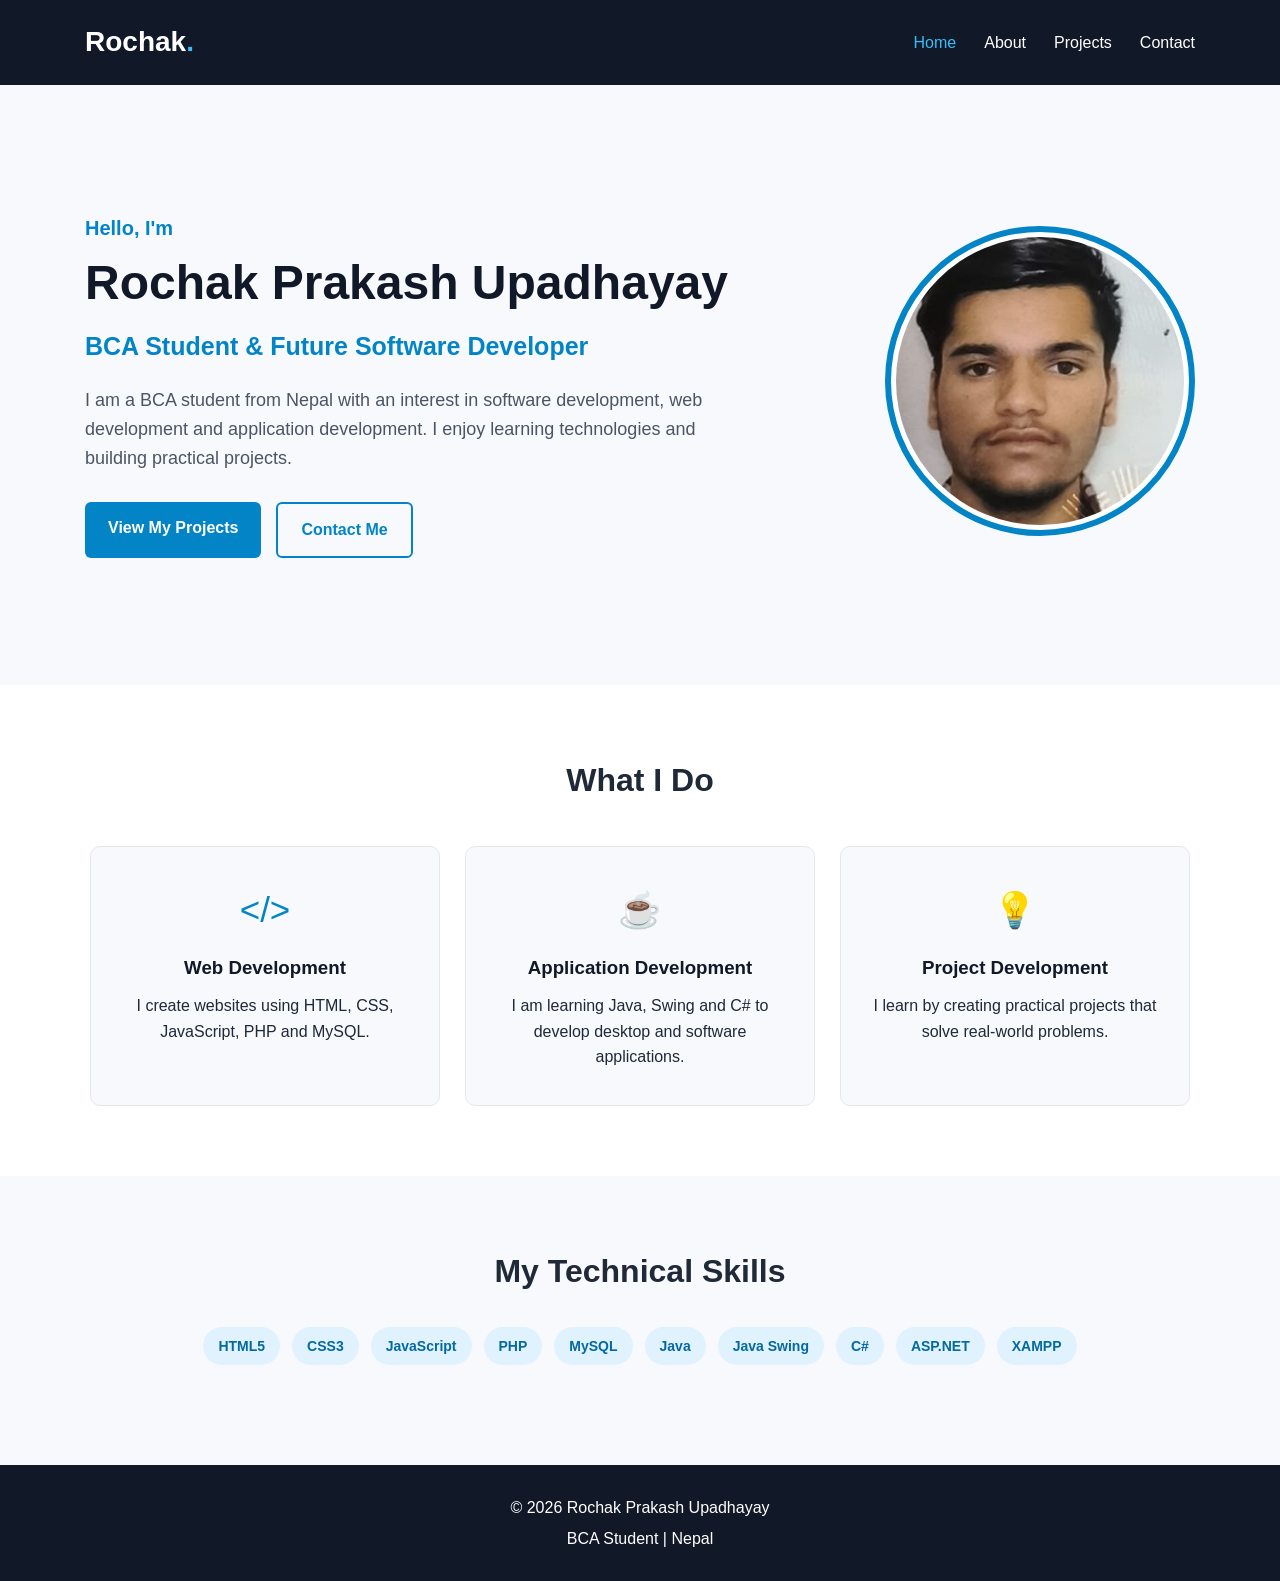
<file: index.html>
<!DOCTYPE html>
<html lang="en">
<head>
    <meta charset="UTF-8">
    <meta name="viewport" content="width=device-width, initial-scale=1.0">

    <title>Rochak Prakash Upadhayay | Portfolio</title>

    <link rel="stylesheet" href="css/style.css">
</head>

<body>

    <!-- ================= NAVBAR ================= -->

    <header class="header">

        <nav class="navbar">

            <div class="logo">
                Rochak<span>.</span>
            </div>

            <ul class="nav-links">

                <li>
                    <a href="index.html" class="active">Home</a>
                </li>

                <li>
                    <a href="about.html">About</a>
                </li>

                <li>
                    <a href="projects.html">Projects</a>
                </li>

                <li>
                    <a href="contact.html">Contact</a>
                </li>

            </ul>

        </nav>

    </header>


    <!-- ================= HERO ================= -->

    <main>

        <section class="hero">

            <div class="hero-content">

                <p class="welcome">
                    Hello, I'm
                </p>

                <h1>
                    Rochak Prakash Upadhayay
                </h1>

                <h2>
                    BCA Student & Future Software Developer
                </h2>

                <p class="hero-description">

                    I am a BCA student from Nepal with an interest
                    in software development, web development and
                    application development. I enjoy learning
                    technologies and building practical projects.

                </p>

                <div class="hero-buttons">

                    <a href="projects.html" class="btn">
                        View My Projects
                    </a>

                    <a href="contact.html" class="btn btn-outline">
                        Contact Me
                    </a>

                </div>

            </div>


            <div class="hero-image">

                <img
                    src="images/profile.jpg"
                    alt="Rochak Prakash Upadhayay"
                >

            </div>

        </section>


        <!-- ================= QUICK INTRO ================= -->

        <section class="quick-section">

            <h2>What I Do</h2>

            <div class="quick-container">

                <div class="quick-card">

                    <div class="icon">
                        &lt;/&gt;
                    </div>

                    <h3>Web Development</h3>

                    <p>
                        I create websites using HTML, CSS,
                        JavaScript, PHP and MySQL.
                    </p>

                </div>


                <div class="quick-card">

                    <div class="icon">
                        ☕
                    </div>

                    <h3>Application Development</h3>

                    <p>
                        I am learning Java, Swing and C# to
                        develop desktop and software applications.
                    </p>

                </div>


                <div class="quick-card">

                    <div class="icon">
                        💡
                    </div>

                    <h3>Project Development</h3>

                    <p>
                        I learn by creating practical projects
                        that solve real-world problems.
                    </p>

                </div>

            </div>

        </section>


        <!-- ================= SKILLS ================= -->

        <section class="skills-section">

            <h2>My Technical Skills</h2>

            <div class="skills">

                <span>HTML5</span>
                <span>CSS3</span>
                <span>JavaScript</span>
                <span>PHP</span>
                <span>MySQL</span>
                <span>Java</span>
                <span>Java Swing</span>
                <span>C#</span>
                <span>ASP.NET</span>
                <span>XAMPP</span>

            </div>

        </section>

    </main>


    <!-- ================= FOOTER ================= -->

    <footer>

        <p>
            © 2026 Rochak Prakash Upadhayay
        </p>

        <p>
            BCA Student | Nepal
        </p>

    </footer>


    <script src="js/script.js"></script>

</body>
</html>
</file>
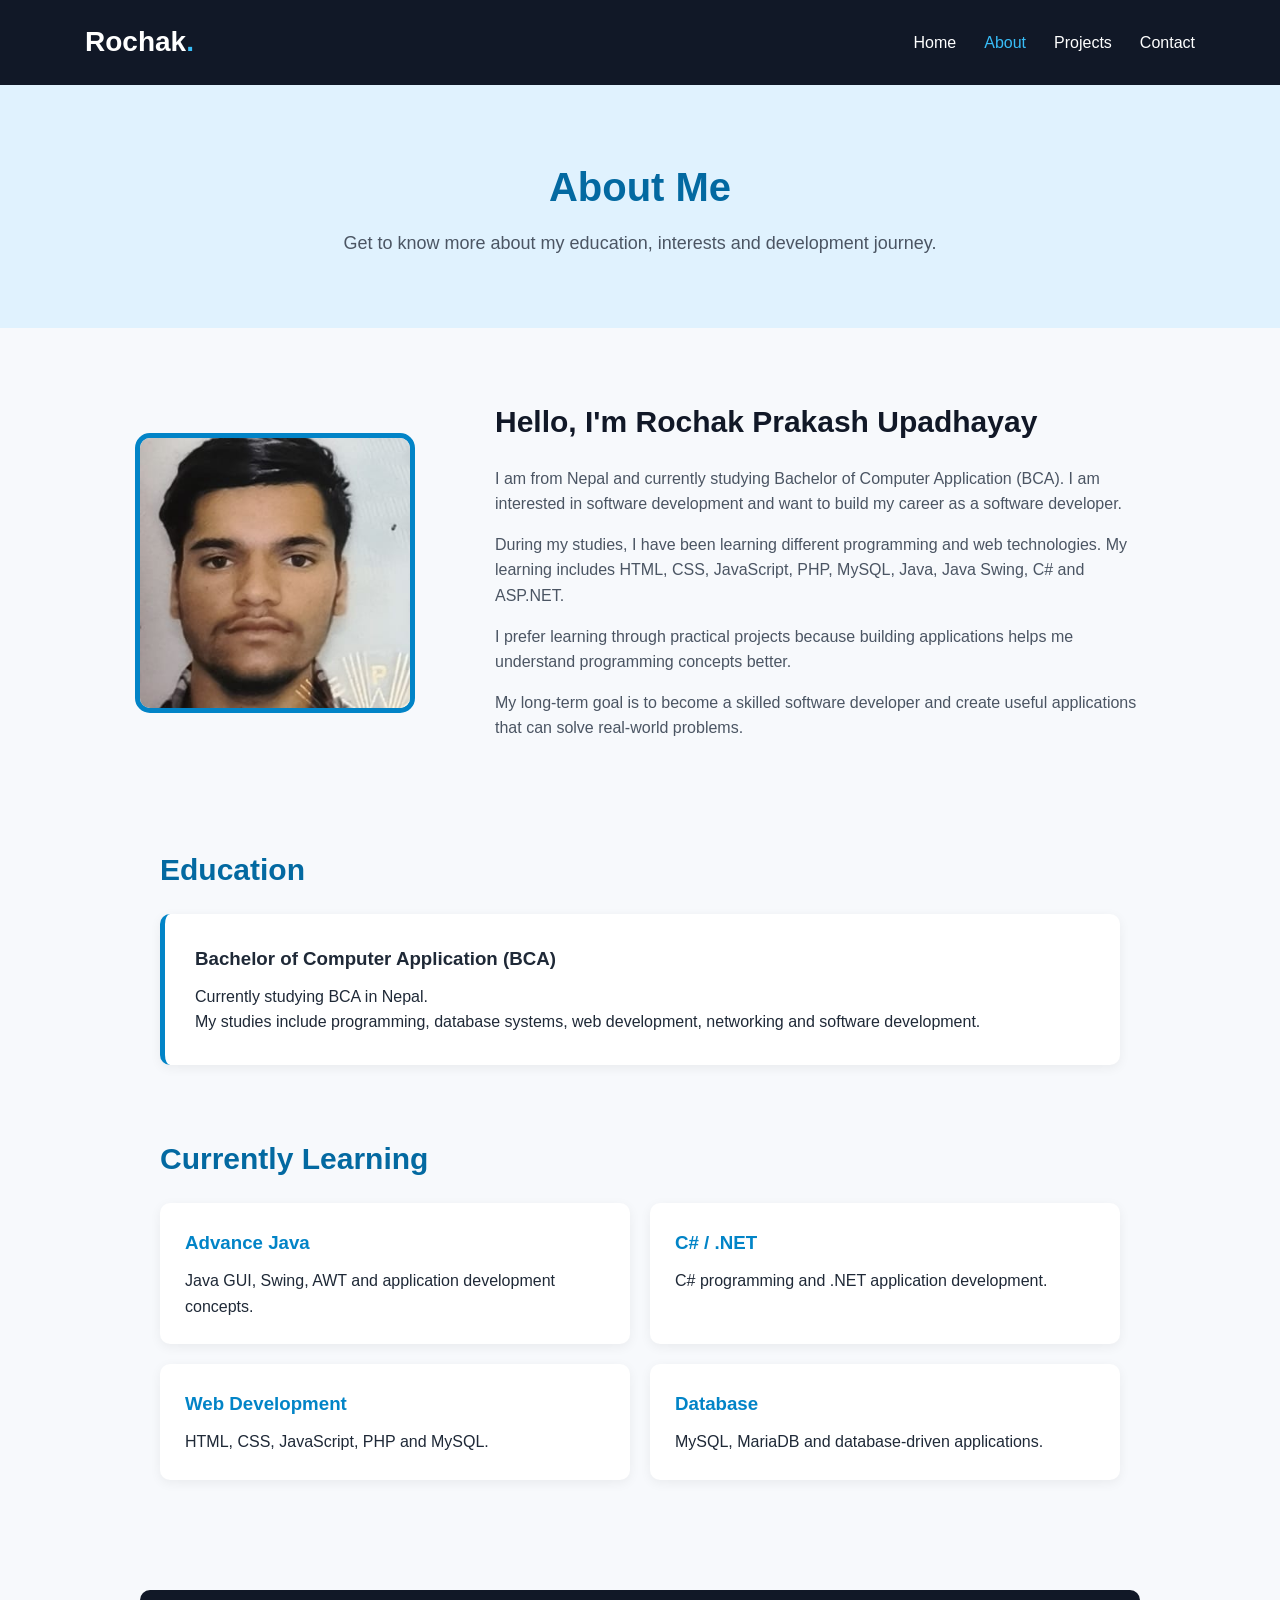
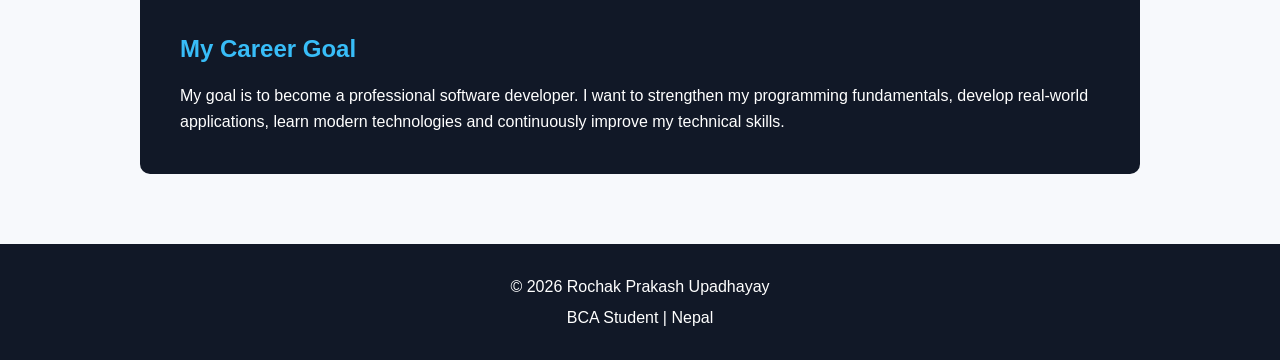
<file: about.html>
<!DOCTYPE html>
<html lang="en">

<head>

    <meta charset="UTF-8">

    <meta name="viewport"
          content="width=device-width, initial-scale=1.0">

    <title>About Me | Rochak Prakash Upadhayay</title>

    <link rel="stylesheet" href="css/style.css">

</head>

<body>


    <!-- ================= NAVBAR ================= -->

    <header class="header">

        <nav class="navbar">

            <div class="logo">
                Rochak<span>.</span>
            </div>

            <ul class="nav-links">

                <li>
                    <a href="index.html">Home</a>
                </li>

                <li>
                    <a href="about.html" class="active">
                        About
                    </a>
                </li>

                <li>
                    <a href="projects.html">
                        Projects
                    </a>
                </li>

                <li>
                    <a href="contact.html">
                        Contact
                    </a>
                </li>

            </ul>

        </nav>

    </header>


    <!-- ================= ABOUT ================= -->

    <main>

        <section class="page-header">

            <h1>About Me</h1>

            <p>
                Get to know more about my education,
                interests and development journey.
            </p>

        </section>


        <section class="about-section">


            <div class="about-image">

                <img
                    src="images/profile.jpg"
                    alt="Rochak Prakash Upadhayay"
                >

            </div>


            <div class="about-content">

                <h2>
                    Hello, I'm Rochak Prakash Upadhayay
                </h2>

                <p>

                    I am from Nepal and currently studying
                    Bachelor of Computer Application (BCA).
                    I am interested in software development
                    and want to build my career as a software
                    developer.

                </p>

                <p>

                    During my studies, I have been learning
                    different programming and web technologies.
                    My learning includes HTML, CSS, JavaScript,
                    PHP, MySQL, Java, Java Swing, C# and
                    ASP.NET.

                </p>

                <p>

                    I prefer learning through practical
                    projects because building applications
                    helps me understand programming concepts
                    better.

                </p>

                <p>

                    My long-term goal is to become a skilled
                    software developer and create useful
                    applications that can solve real-world
                    problems.

                </p>

            </div>

        </section>


        <!-- ================= EDUCATION ================= -->

        <section class="information-section">

            <h2>Education</h2>

            <div class="info-card">

                <h3>
                    Bachelor of Computer Application (BCA)
                </h3>

                <p>
                    Currently studying BCA in Nepal.
                </p>

                <p>
                    My studies include programming,
                    database systems, web development,
                    networking and software development.
                </p>

            </div>

        </section>


        <!-- ================= LEARNING ================= -->

        <section class="information-section">

            <h2>Currently Learning</h2>

            <div class="learning-grid">

                <div class="learning-card">
                    <h3>Advance Java</h3>
                    <p>
                        Java GUI, Swing, AWT and application
                        development concepts.
                    </p>
                </div>


                <div class="learning-card">
                    <h3>C# / .NET</h3>
                    <p>
                        C# programming and .NET application
                        development.
                    </p>
                </div>


                <div class="learning-card">
                    <h3>Web Development</h3>
                    <p>
                        HTML, CSS, JavaScript, PHP and MySQL.
                    </p>
                </div>


                <div class="learning-card">
                    <h3>Database</h3>
                    <p>
                        MySQL, MariaDB and database-driven
                        applications.
                    </p>
                </div>

            </div>

        </section>


        <!-- ================= GOAL ================= -->

        <section class="goal-section">

            <h2>My Career Goal</h2>

            <p>

                My goal is to become a professional software
                developer. I want to strengthen my programming
                fundamentals, develop real-world applications,
                learn modern technologies and continuously
                improve my technical skills.

            </p>

        </section>

    </main>


    <!-- ================= FOOTER ================= -->

    <footer>

        <p>
            © 2026 Rochak Prakash Upadhayay
        </p>

        <p>
            BCA Student | Nepal
        </p>

    </footer>

</body>
</html>
</file>
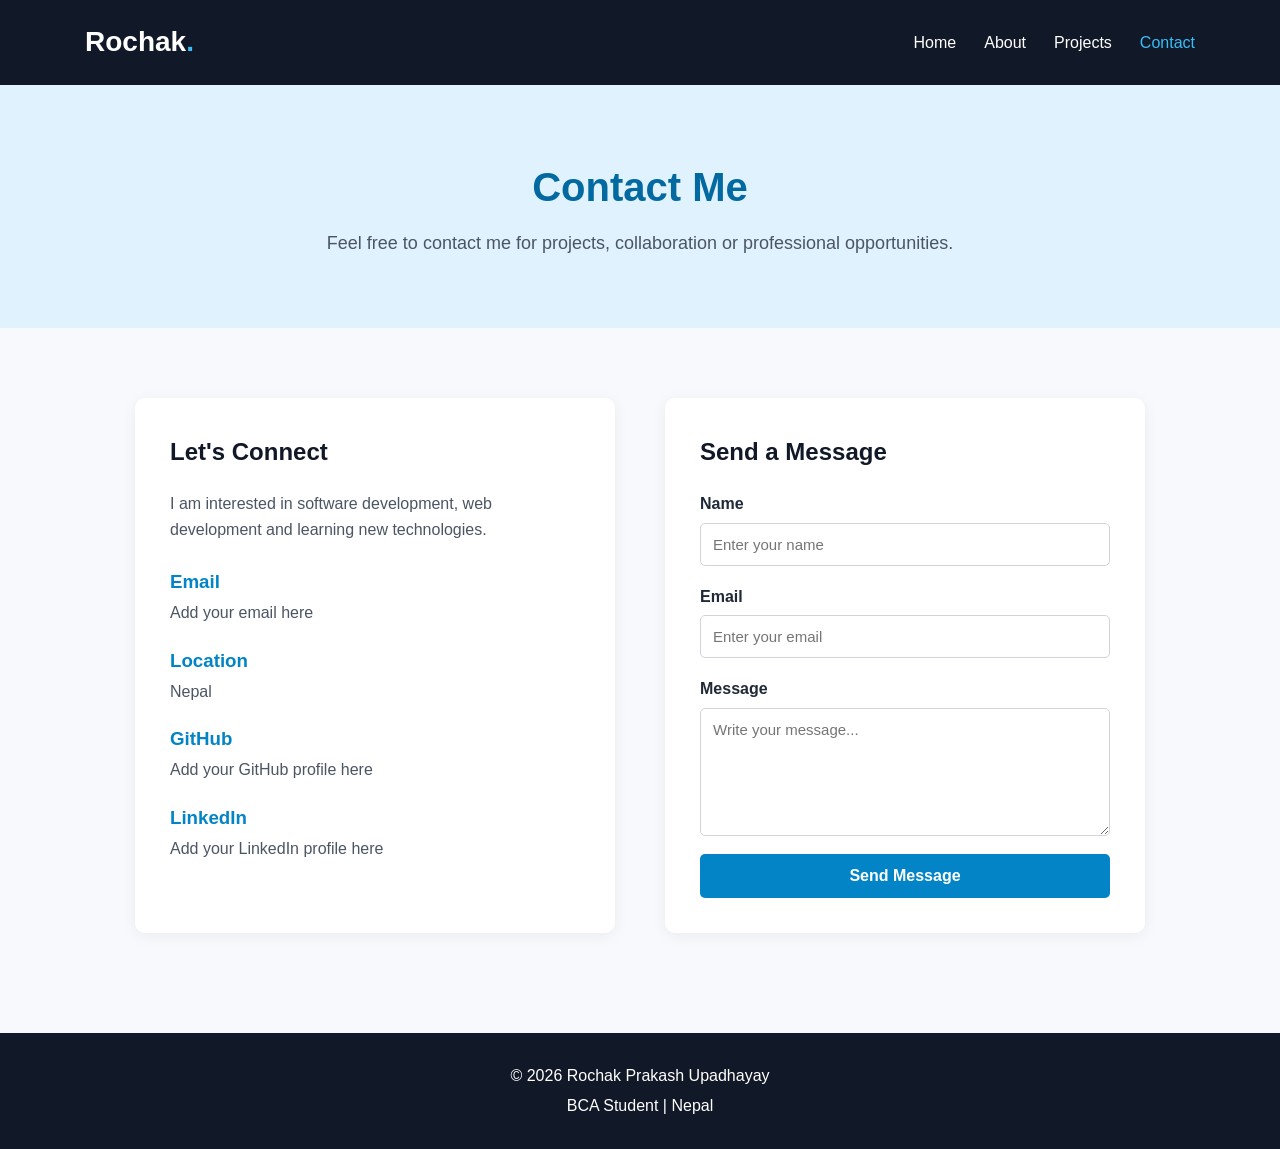
<file: contact.html>
<!DOCTYPE html>
<html lang="en">

<head>

    <meta charset="UTF-8">

    <meta name="viewport"
          content="width=device-width, initial-scale=1.0">

    <title>Contact | Rochak Prakash Upadhayay</title>

    <link rel="stylesheet" href="css/style.css">

</head>

<body>


    <!-- ================= NAVBAR ================= -->

    <header class="header">

        <nav class="navbar">

            <div class="logo">
                Rochak<span>.</span>
            </div>

            <ul class="nav-links">

                <li>
                    <a href="index.html">Home</a>
                </li>

                <li>
                    <a href="about.html">About</a>
                </li>

                <li>
                    <a href="projects.html">Projects</a>
                </li>

                <li>
                    <a href="contact.html" class="active">
                        Contact
                    </a>
                </li>

            </ul>

        </nav>

    </header>


    <!-- ================= CONTACT ================= -->

    <main>

        <section class="page-header">

            <h1>Contact Me</h1>

            <p>
                Feel free to contact me for projects,
                collaboration or professional opportunities.
            </p>

        </section>


        <section class="contact-section">


            <!-- CONTACT INFORMATION -->

            <div class="contact-info">

                <h2>
                    Let's Connect
                </h2>

                <p>

                    I am interested in software development,
                    web development and learning new
                    technologies.

                </p>


                <div class="contact-item">

                    <h3>Email</h3>

                    <p>
                        Add your email here
                    </p>

                </div>


                <div class="contact-item">

                    <h3>Location</h3>

                    <p>
                        Nepal
                    </p>

                </div>


                <div class="contact-item">

                    <h3>GitHub</h3>

                    <p>
                        Add your GitHub profile here
                    </p>

                </div>


                <div class="contact-item">

                    <h3>LinkedIn</h3>

                    <p>
                        Add your LinkedIn profile here
                    </p>

                </div>

            </div>


            <!-- CONTACT FORM -->

            <div class="contact-form">

                <h2>
                    Send a Message
                </h2>

                <form id="contactForm">

                    <label for="name">
                        Name
                    </label>

                    <input
                        type="text"
                        id="name"
                        name="name"
                        placeholder="Enter your name"
                        required
                    >


                    <label for="email">
                        Email
                    </label>

                    <input
                        type="email"
                        id="email"
                        name="email"
                        placeholder="Enter your email"
                        required
                    >


                    <label for="message">
                        Message
                    </label>

                    <textarea
                        id="message"
                        name="message"
                        rows="6"
                        placeholder="Write your message..."
                        required
                    ></textarea>


                    <button type="submit">
                        Send Message
                    </button>

                    <p id="formStatus" role="status" aria-live="polite"></p>

                </form>

            </div>

        </section>

    </main>


    <!-- ================= FOOTER ================= -->

    <footer>

        <p>
            © 2026 Rochak Prakash Upadhayay
        </p>

        <p>
            BCA Student | Nepal
        </p>

    </footer>


    <script src="js/script.js"></script>

</body>
</html>
</file>
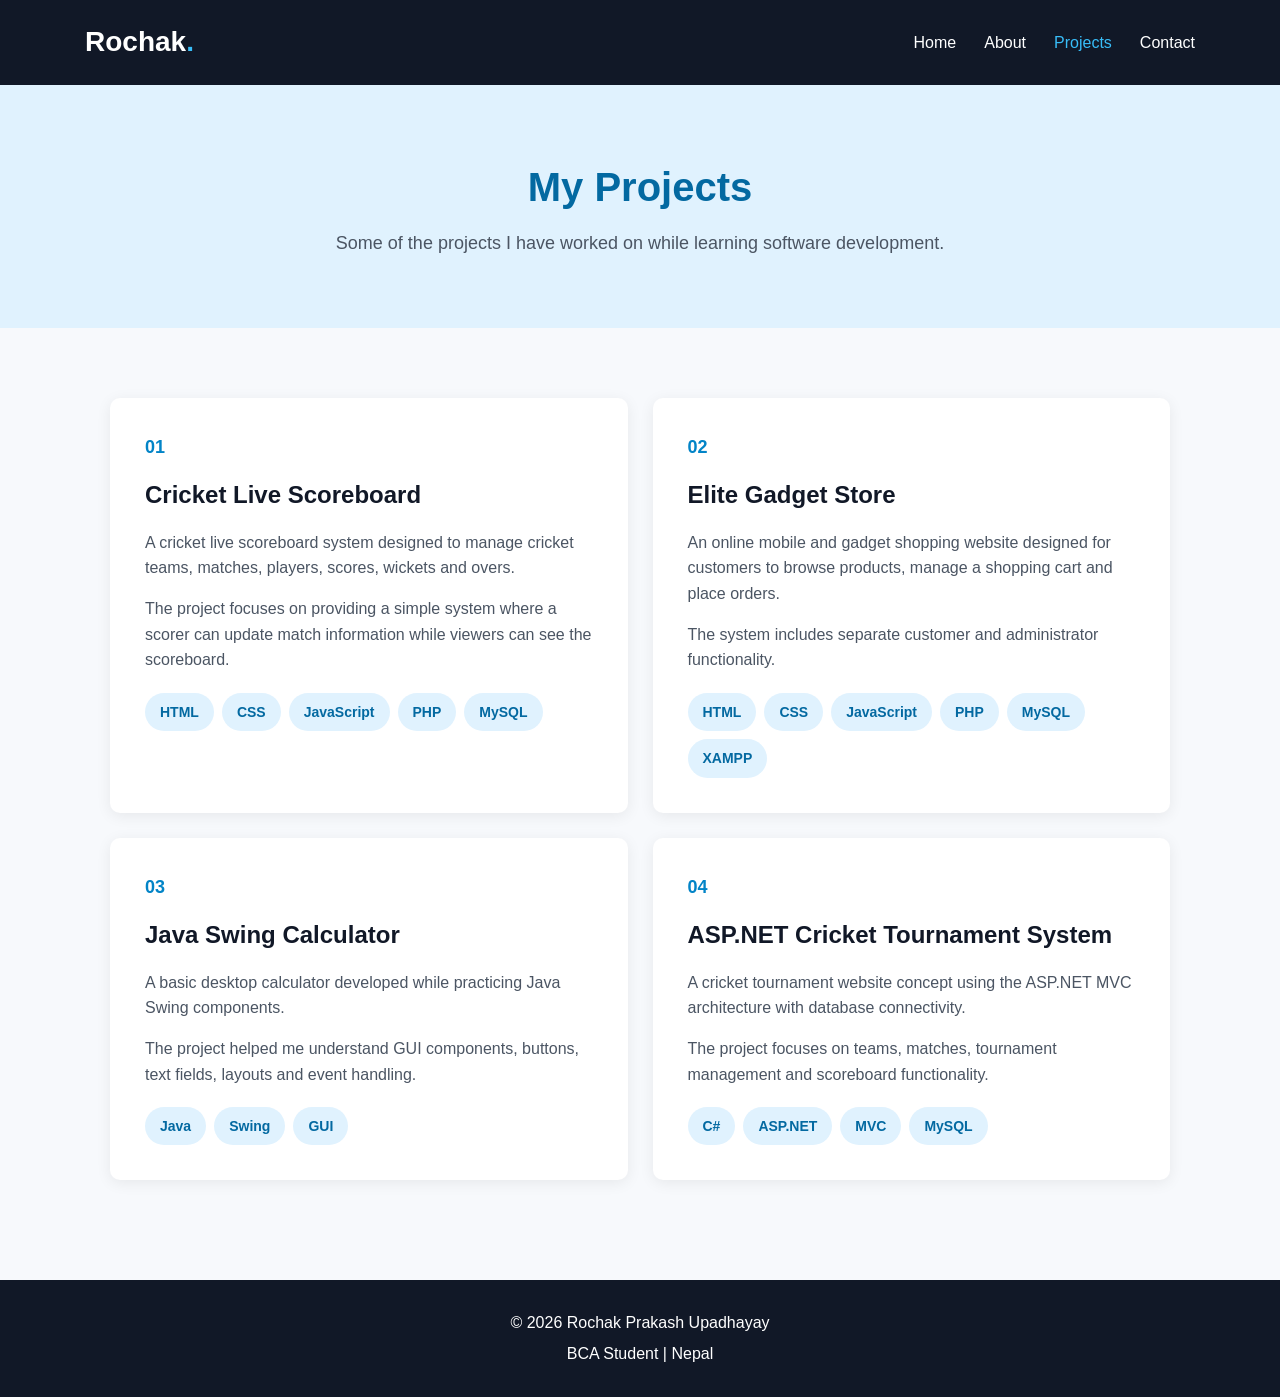
<file: projects.html>
<!DOCTYPE html>
<html lang="en">

<head>

    <meta charset="UTF-8">

    <meta name="viewport"
          content="width=device-width, initial-scale=1.0">

    <title>Projects | Rochak Prakash Upadhayay</title>

    <link rel="stylesheet" href="css/style.css">

</head>

<body>


    <!-- ================= NAVBAR ================= -->

    <header class="header">

        <nav class="navbar">

            <div class="logo">
                Rochak<span>.</span>
            </div>

            <ul class="nav-links">

                <li>
                    <a href="index.html">Home</a>
                </li>

                <li>
                    <a href="about.html">About</a>
                </li>

                <li>
                    <a href="projects.html" class="active">
                        Projects
                    </a>
                </li>

                <li>
                    <a href="contact.html">
                        Contact
                    </a>
                </li>

            </ul>

        </nav>

    </header>


    <!-- ================= PROJECT HEADER ================= -->

    <main>

        <section class="page-header">

            <h1>My Projects</h1>

            <p>
                Some of the projects I have worked on
                while learning software development.
            </p>

        </section>


        <!-- ================= PROJECTS ================= -->

        <section class="projects-section">


            <!-- PROJECT 1 -->

            <div class="project-card">

                <div class="project-number">
                    01
                </div>

                <h2>
                    Cricket Live Scoreboard
                </h2>

                <p>

                    A cricket live scoreboard system designed
                    to manage cricket teams, matches, players,
                    scores, wickets and overs.

                </p>

                <p>

                    The project focuses on providing a simple
                    system where a scorer can update match
                    information while viewers can see the
                    scoreboard.

                </p>

                <div class="technology">

                    <span>HTML</span>
                    <span>CSS</span>
                    <span>JavaScript</span>
                    <span>PHP</span>
                    <span>MySQL</span>

                </div>

            </div>


            <!-- PROJECT 2 -->

            <div class="project-card">

                <div class="project-number">
                    02
                </div>

                <h2>
                    Elite Gadget Store
                </h2>

                <p>

                    An online mobile and gadget shopping
                    website designed for customers to browse
                    products, manage a shopping cart and
                    place orders.

                </p>

                <p>

                    The system includes separate customer
                    and administrator functionality.

                </p>

                <div class="technology">

                    <span>HTML</span>
                    <span>CSS</span>
                    <span>JavaScript</span>
                    <span>PHP</span>
                    <span>MySQL</span>
                    <span>XAMPP</span>

                </div>

            </div>


            <!-- PROJECT 3 -->

            <div class="project-card">

                <div class="project-number">
                    03
                </div>

                <h2>
                    Java Swing Calculator
                </h2>

                <p>

                    A basic desktop calculator developed
                    while practicing Java Swing components.

                </p>

                <p>

                    The project helped me understand GUI
                    components, buttons, text fields,
                    layouts and event handling.

                </p>

                <div class="technology">

                    <span>Java</span>
                    <span>Swing</span>
                    <span>GUI</span>

                </div>

            </div>


            <!-- PROJECT 4 -->

            <div class="project-card">

                <div class="project-number">
                    04
                </div>

                <h2>
                    ASP.NET Cricket Tournament System
                </h2>

                <p>

                    A cricket tournament website concept
                    using the ASP.NET MVC architecture with
                    database connectivity.

                </p>

                <p>

                    The project focuses on teams, matches,
                    tournament management and scoreboard
                    functionality.

                </p>

                <div class="technology">

                    <span>C#</span>
                    <span>ASP.NET</span>
                    <span>MVC</span>
                    <span>MySQL</span>

                </div>

            </div>


        </section>

    </main>


    <!-- ================= FOOTER ================= -->

    <footer>

        <p>
            © 2026 Rochak Prakash Upadhayay
        </p>

        <p>
            BCA Student | Nepal
        </p>

    </footer>

</body>
</html>
</file>
<file: css/style.css>
/* ==================================================
   GENERAL
================================================== */

* {
    margin: 0;
    padding: 0;
    box-sizing: border-box;
}


html {
    scroll-behavior: smooth;
}


body {
    font-family: Arial, Helvetica, sans-serif;

    background: #f7f9fc;

    color: #1f2937;

    line-height: 1.6;
}


a {
    text-decoration: none;
}


img {
    max-width: 100%;
}


/* ==================================================
   HEADER
================================================== */

.header {
    background: #111827;

    width: 100%;
}


.navbar {
    max-width: 1150px;

    margin: auto;

    padding: 20px;

    display: flex;

    justify-content: space-between;

    align-items: center;
}


.logo {
    color: white;

    font-size: 28px;

    font-weight: bold;
}


.logo span {
    color: #38bdf8;
}


.nav-links {
    list-style: none;

    display: flex;

    gap: 28px;
}


.nav-links a {
    color: white;

    font-size: 16px;

    transition: 0.3s;
}


.nav-links a:hover,
.nav-links a.active {
    color: #38bdf8;
}


/* ==================================================
   HERO
================================================== */

.hero {
    max-width: 1150px;

    min-height: 600px;

    margin: auto;

    padding: 70px 20px;

    display: flex;

    justify-content: space-between;

    align-items: center;

    gap: 50px;
}


.hero-content {
    max-width: 650px;
}


.welcome {
    color: #0284c7;

    font-size: 20px;

    font-weight: bold;

    margin-bottom: 10px;
}


.hero h1 {
    font-size: 48px;

    line-height: 1.2;

    margin-bottom: 15px;

    color: #111827;
}


.hero h2 {
    color: #0284c7;

    font-size: 25px;

    margin-bottom: 20px;
}


.hero-description {
    font-size: 18px;

    color: #4b5563;

    margin-bottom: 30px;
}


.hero-buttons {
    display: flex;

    gap: 15px;
}


.btn {
    display: inline-block;

    background: #0284c7;

    color: white;

    padding: 13px 23px;

    border-radius: 6px;

    font-weight: bold;

    transition: 0.3s;
}


.btn:hover {
    background: #0369a1;

    transform: translateY(-2px);
}


.btn-outline {
    background: transparent;

    color: #0284c7;

    border: 2px solid #0284c7;
}


.btn-outline:hover {
    color: white;

    background: #0284c7;
}


.hero-image img {
    width: 310px;

    height: 310px;

    object-fit: cover;

    border-radius: 50%;

    border: 6px solid #0284c7;

    padding: 5px;

    background: white;
}


/* ==================================================
   QUICK SECTION
================================================== */

.quick-section {
    background: white;

    padding: 70px 20px;

    text-align: center;
}


.quick-section h2 {
    font-size: 32px;

    margin-bottom: 40px;
}


.quick-container {
    max-width: 1100px;

    margin: auto;

    display: grid;

    grid-template-columns:
        repeat(3, 1fr);

    gap: 25px;
}


.quick-card {
    background: #f7f9fc;

    padding: 35px 25px;

    border-radius: 10px;

    border: 1px solid #e5e7eb;

    transition: 0.3s;
}


.quick-card:hover {
    transform: translateY(-5px);

    box-shadow:
        0 8px 25px rgba(0, 0, 0, 0.08);
}


.icon {
    font-size: 35px;

    color: #0284c7;

    margin-bottom: 15px;
}


.quick-card h3 {
    margin-bottom: 10px;

    color: #111827;
}


/* ==================================================
   SKILLS
================================================== */

.skills-section {
    max-width: 1000px;

    margin: auto;

    padding: 70px 20px;

    text-align: center;
}


.skills-section h2 {
    font-size: 32px;

    margin-bottom: 30px;
}


.skills {
    display: flex;

    flex-wrap: wrap;

    justify-content: center;

    gap: 12px;
}


.skills span,
.technology span {
    display: inline-block;

    background: #e0f2fe;

    color: #0369a1;

    padding: 8px 15px;

    border-radius: 20px;

    font-size: 14px;

    font-weight: bold;
}


/* ==================================================
   PAGE HEADER
================================================== */

.page-header {
    background: #e0f2fe;

    text-align: center;

    padding: 70px 20px;
}


.page-header h1 {
    font-size: 40px;

    color: #0369a1;

    margin-bottom: 10px;
}


.page-header p {
    color: #4b5563;

    font-size: 18px;
}


/* ==================================================
   ABOUT
================================================== */

.about-section {
    max-width: 1050px;

    margin: auto;

    padding: 70px 20px;

    display: grid;

    grid-template-columns: 300px 1fr;

    gap: 60px;

    align-items: center;
}


.about-image img {
    width: 280px;

    height: 280px;

    object-fit: cover;

    border-radius: 15px;

    border: 5px solid #0284c7;
}


.about-content h2 {
    font-size: 30px;

    margin-bottom: 20px;

    color: #111827;
}


.about-content p {
    margin-bottom: 15px;

    color: #4b5563;
}


/* ==================================================
   INFORMATION
================================================== */

.information-section {
    max-width: 1000px;

    margin: auto;

    padding: 20px;
}


.information-section h2 {
    font-size: 30px;

    margin-bottom: 20px;

    color: #0369a1;
}


.info-card {
    background: white;

    padding: 30px;

    margin-bottom: 30px;

    border-radius: 10px;

    border-left: 5px solid #0284c7;

    box-shadow:
        0 3px 12px rgba(0, 0, 0, 0.06);
}


.info-card h3 {
    margin-bottom: 10px;
}


/* ==================================================
   LEARNING
================================================== */

.learning-grid {
    display: grid;

    grid-template-columns:
        repeat(2, 1fr);

    gap: 20px;

    margin-bottom: 50px;
}


.learning-card {
    background: white;

    padding: 25px;

    border-radius: 10px;

    box-shadow:
        0 3px 12px rgba(0, 0, 0, 0.06);
}


.learning-card h3 {
    color: #0284c7;

    margin-bottom: 10px;
}


/* ==================================================
   GOAL
================================================== */

.goal-section {
    max-width: 1000px;

    margin: 40px auto 70px;

    padding: 40px;

    background: #111827;

    color: white;

    border-radius: 10px;
}


.goal-section h2 {
    color: #38bdf8;

    margin-bottom: 15px;
}


/* ==================================================
   PROJECTS
================================================== */

.projects-section {
    max-width: 1100px;

    margin: auto;

    padding: 70px 20px;

    display: grid;

    grid-template-columns:
        repeat(2, 1fr);

    gap: 25px;
}


.project-card {
    position: relative;

    background: white;

    padding: 35px;

    border-radius: 10px;

    box-shadow:
        0 3px 15px rgba(0, 0, 0, 0.07);

    transition: 0.3s;
}


.project-card:hover {
    transform: translateY(-5px);
}


.project-number {
    color: #0284c7;

    font-size: 18px;

    font-weight: bold;

    margin-bottom: 15px;
}


.project-card h2 {
    margin-bottom: 15px;

    color: #111827;
}


.project-card p {
    color: #4b5563;

    margin-bottom: 15px;
}


.technology {
    display: flex;

    flex-wrap: wrap;

    gap: 8px;

    margin-top: 20px;
}


/* ==================================================
   CONTACT
================================================== */

.contact-section {
    max-width: 1050px;

    margin: auto;

    padding: 70px 20px;

    display: grid;

    grid-template-columns:
        1fr 1fr;

    gap: 50px;
}


.contact-info,
.contact-form {
    background: white;

    padding: 35px;

    border-radius: 10px;

    box-shadow:
        0 3px 15px rgba(0, 0, 0, 0.06);
}


.contact-info h2,
.contact-form h2 {
    margin-bottom: 20px;

    color: #111827;
}


.contact-info > p {
    color: #4b5563;

    margin-bottom: 25px;
}


.contact-item {
    margin-bottom: 20px;
}


.contact-item h3 {
    color: #0284c7;

    margin-bottom: 3px;
}


.contact-item p {
    color: #4b5563;
}


.contact-form form {
    display: flex;

    flex-direction: column;
}


.contact-form label {
    margin-bottom: 6px;

    font-weight: bold;
}


.contact-form input,
.contact-form textarea {
    font-family: inherit;

    font-size: 15px;

    padding: 12px;

    margin-bottom: 18px;

    border: 1px solid #d1d5db;

    border-radius: 5px;

    outline: none;
}


.contact-form input:focus,
.contact-form textarea:focus {
    border-color: #0284c7;
}


.contact-form button {
    border: none;

    padding: 13px;

    background: #0284c7;

    color: white;

    font-size: 16px;

    font-weight: bold;

    border-radius: 5px;

    cursor: pointer;
}


.contact-form button:hover {
    background: #0369a1;
}


/* ==================================================
   FOOTER
================================================== */

footer {
    background: #111827;

    color: white;

    text-align: center;

    padding: 25px;

    margin-top: 30px;
}


footer p {
    margin: 5px;
}


/* ==================================================
   RESPONSIVE DESIGN
================================================== */

@media (max-width: 800px) {

    .navbar {
        flex-direction: column;

        gap: 15px;
    }


    .nav-links {
        gap: 15px;

        flex-wrap: wrap;

        justify-content: center;
    }


    .hero {
        flex-direction: column-reverse;

        text-align: center;

        padding-top: 50px;
    }


    .hero h1 {
        font-size: 36px;
    }


    .hero h2 {
        font-size: 21px;
    }


    .hero-buttons {
        justify-content: center;

        flex-wrap: wrap;
    }


    .hero-image img {
        width: 240px;

        height: 240px;
    }


    .quick-container {
        grid-template-columns: 1fr;
    }


    .about-section {
        grid-template-columns: 1fr;

        text-align: center;

        justify-items: center;
    }


    .learning-grid {
        grid-template-columns: 1fr;
    }


    .projects-section {
        grid-template-columns: 1fr;
    }


    .contact-section {
        grid-template-columns: 1fr;
    }

}


@media (max-width: 500px) {

    .hero h1 {
        font-size: 30px;
    }


    .page-header h1 {
        font-size: 32px;
    }


    .nav-links {
        font-size: 14px;
    }


    .btn {
        width: 100%;

        text-align: center;
    }

}
</file>
